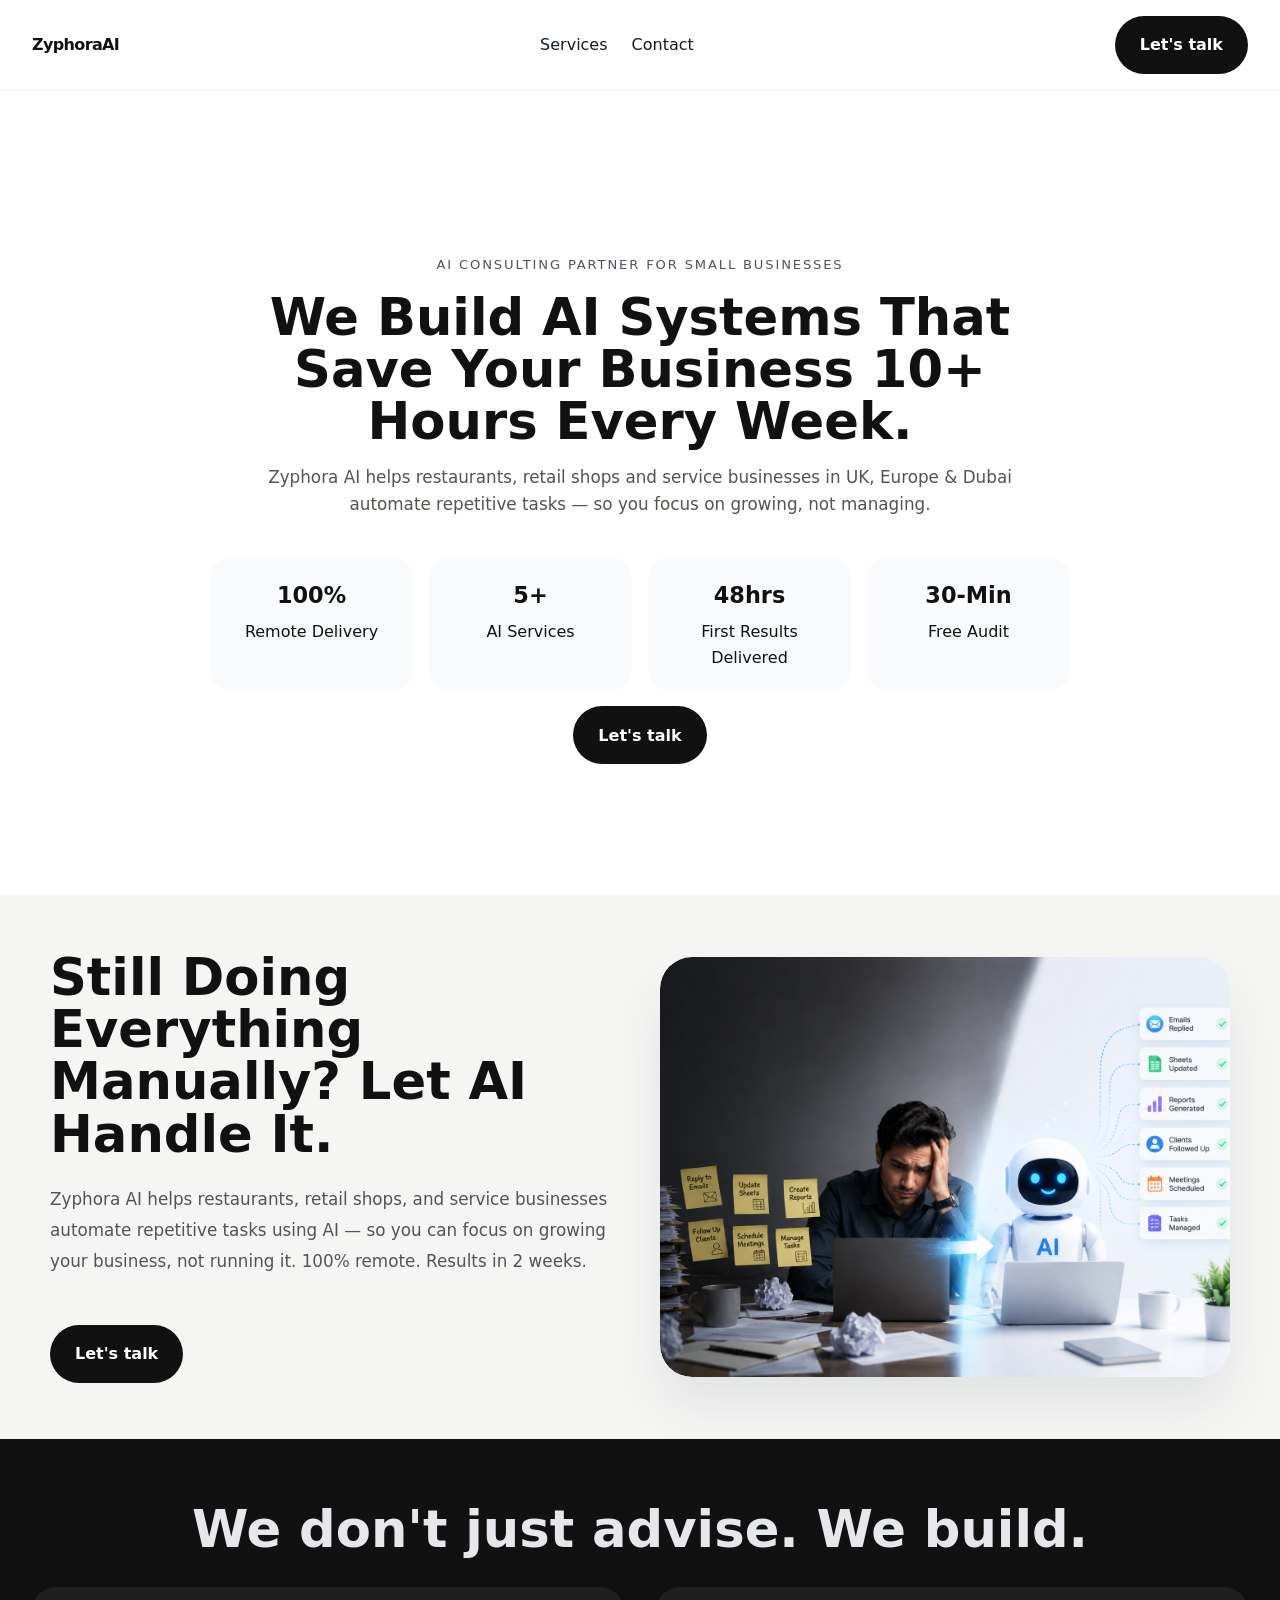
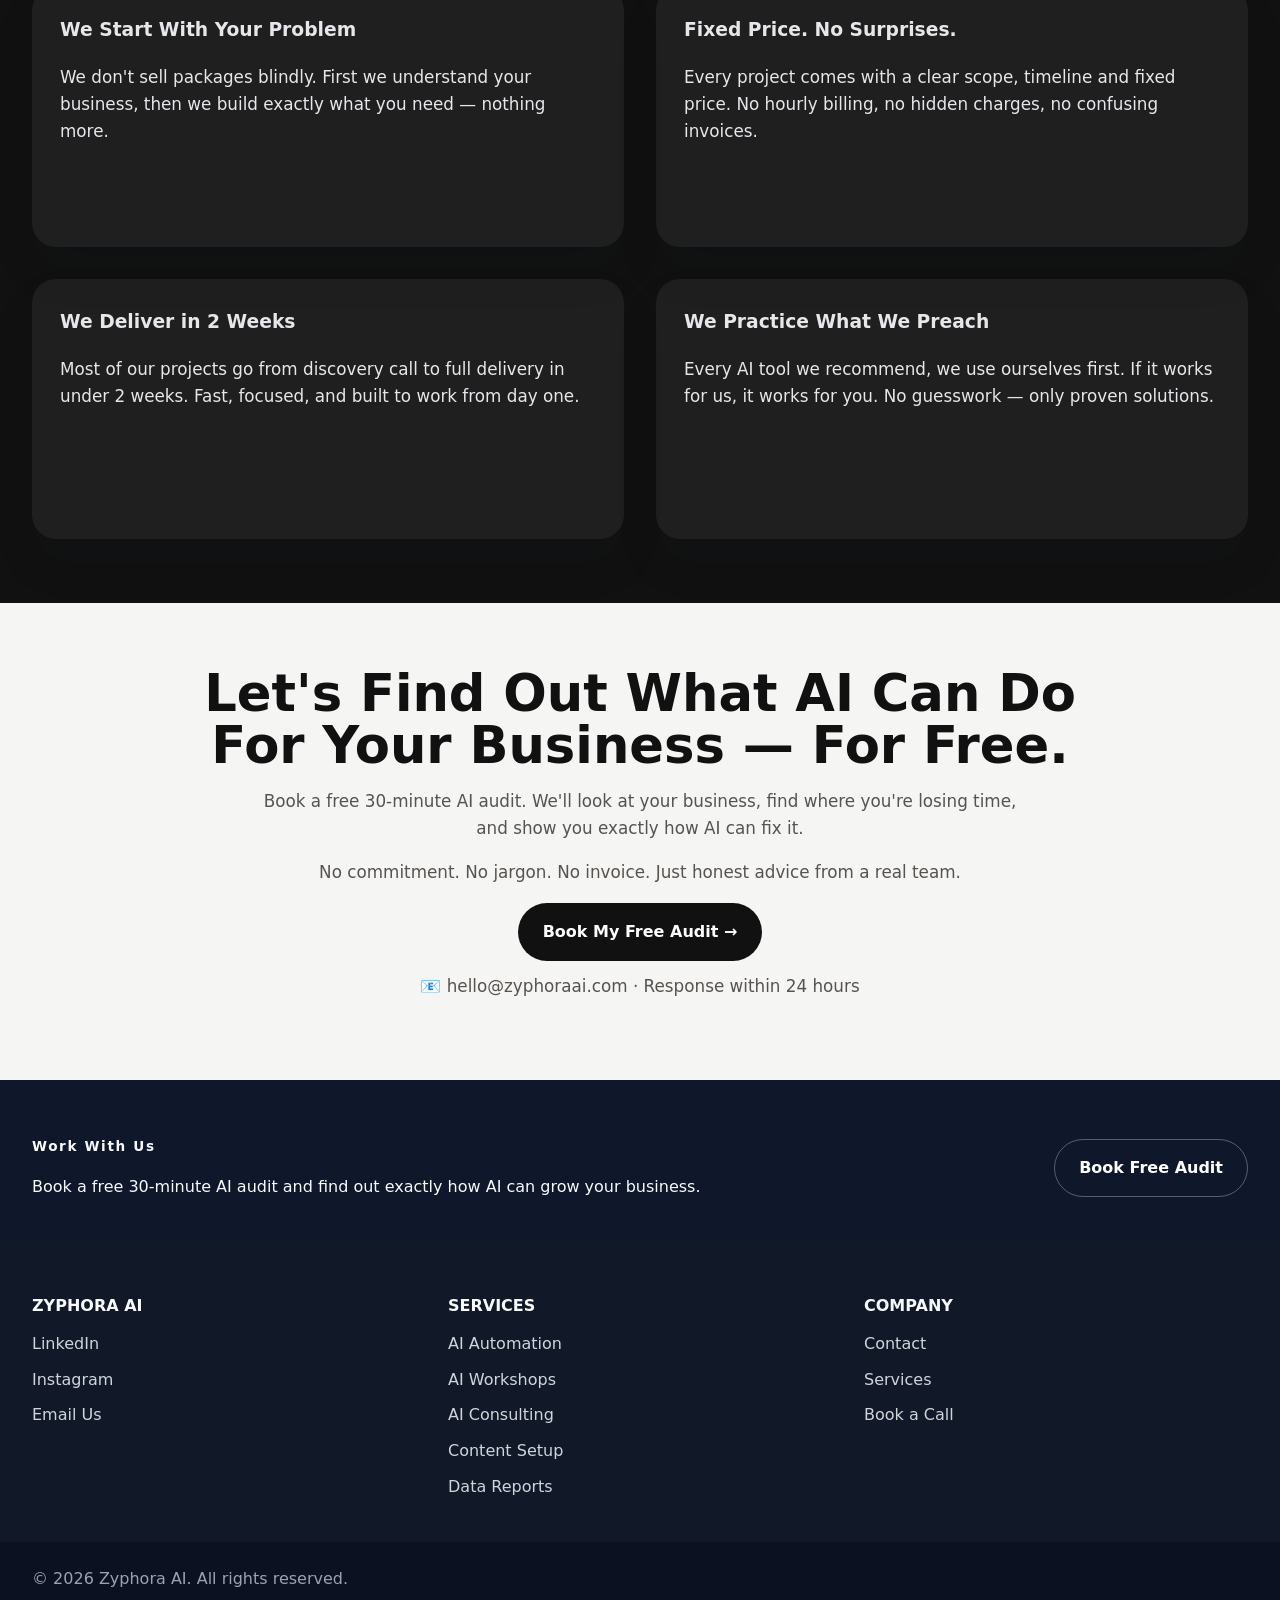
<file: index.html>
<!DOCTYPE html>
<html lang="en">
<head>
  <meta charset="UTF-8" />
  <meta name="viewport" content="width=device-width, initial-scale=1.0" />
  <title>ZyphoraAI - Growth Systems</title>
  <link rel="stylesheet" href="styles.css" />
</head>
<body>
  <header class="site-header">
    <div class="brand">ZyphoraAI</div>
    <nav class="main-nav">
      <a href="services.html">Services</a>
      <a href="contact.html">Contact</a>
    </nav>
    <a href="https://cal.com/zyphoraai" target="_blank" rel="noopener noreferrer" class="button button-primary">Let's talk</a>
  </header>

  <main>
    <section class="hero-section">
      <div class="hero-copy">
        <p class="eyebrow">AI CONSULTING PARTNER FOR SMALL BUSINESSES</p>
        <h1>We Build AI Systems That Save Your Business 10+ Hours Every Week.</h1>
        <p class="hero-text">Zyphora AI helps restaurants, retail shops and 
service businesses in UK, Europe & Dubai automate 
repetitive tasks — so you focus on growing, not managing.</p>
        <div class="hero-stats">
          <div>
            <strong>100%</strong>
            <span>Remote Delivery</span>
          </div>
          <div>
            <strong>5+</strong>
            <span>AI Services</span>
          </div>
          <div>
            <strong>48hrs</strong>
            <span>First Results Delivered</span>
          </div>
          <div>
            <strong>30-Min</strong>
            <span>Free Audit</span>
          </div>
        </div>
        <a href="https://cal.com/zyphoraai" target="_blank" rel="noopener noreferrer" class="button button-primary hero-button">Let's talk</a>
      </div>
    </section>

    <section class="section-light section-intro">
      <div class="intro-grid">
        <div class="intro-copy">
          <h2>Still Doing Everything Manually? Let AI Handle It.</h2>
          <p>Zyphora AI helps restaurants, retail shops, and service businesses automate repetitive tasks using AI — so you can focus on growing your business, not running it. 100% remote. Results in 2 weeks.</p>
          <a href="https://cal.com/zyphoraai" target="_blank" rel="noopener noreferrer" class="button button-primary hero-button">Let's talk</a>
        </div>
        <div class="intro-visual">
          <div class="visual-card">
            <img src="client-discussion.png" alt="Client discussion" />
          </div>
        </div>
      </div>
    </section>


    <section class="section-dark section-values">
      <h2>We don't just advise. We build.</h2>
      <div class="value-grid">
        <div class="value-card">
          <h3>We Start With Your Problem</h3>
          <p>We don't sell packages blindly. First we understand your business, then we build exactly what you need — nothing more.</p>
        </div>
        <div class="value-card">
          <h3>Fixed Price. No Surprises.</h3>
          <p>Every project comes with a clear scope, timeline and fixed price. No hourly billing, no hidden charges, no confusing invoices.</p>
        </div>
        <div class="value-card">
          <h3>We Deliver in 2 Weeks</h3>
          <p>Most of our projects go from discovery call to full delivery in under 2 weeks. Fast, focused, and built to work from day one.</p>
        </div>
        <div class="value-card">
          <h3>We Practice What We Preach</h3>
          <p>Every AI tool we recommend, we use ourselves first. If it works for us, it works for you. No guesswork — only proven solutions.</p>
        </div>
      </div>
    </section>

    <section class="section-light section-cta">
      <div class="cta-copy">
        <h2>Let's Find Out What AI Can Do For Your Business — For Free.</h2>
        <p>Book a free 30-minute AI audit. We'll look at your business, find where you're losing time, and show you exactly how AI can fix it.</p>
        <p>No commitment. No jargon. No invoice. Just honest advice from a real team.</p>
        <a href="https://cal.com/zyphoraai" target="_blank" rel="noopener noreferrer" class="button button-primary">Book My Free Audit →</a>
        <p class="cta-note">📧 hello@zyphoraai.com · Response within 24 hours</p>
      </div>
    </section>
  </main>

  <footer class="site-footer" id="contact">
    <div class="footer-top">
      <div>
        <p class="footer-eyebrow">Work With Us</p>
        <p>Book a free 30-minute AI audit and find out exactly how AI can grow your business.</p>
      </div>
      <a href="https://cal.com/zyphoraai" target="_blank" rel="noopener noreferrer" class="button button-outline">Book Free Audit</a>
    </div>
    <div class="footer-links">
      <div>
        <h4>ZYPHORA AI</h4>
        <a href="#">LinkedIn</a>
        <a href="#">Instagram</a>
        <a href="#">Email Us</a>
      </div>
      <div>
        <h4>SERVICES</h4>
        <a href="#">AI Automation</a>
        <a href="#">AI Workshops</a>
        <a href="#">AI Consulting</a>
        <a href="#">Content Setup</a>
        <a href="#">Data Reports</a>
      </div>
      <div>
        <h4>COMPANY</h4>
        <a href="contact.html">Contact</a>
        <a href="services.html">Services</a>
        <a href="#contact">Book a Call</a>
      </div>
    </div>
    <div class="footer-bottom">
      <span>© 2026 Zyphora AI. All rights reserved.</span>
    </div>
  </footer>
</body>
</html>
</file>
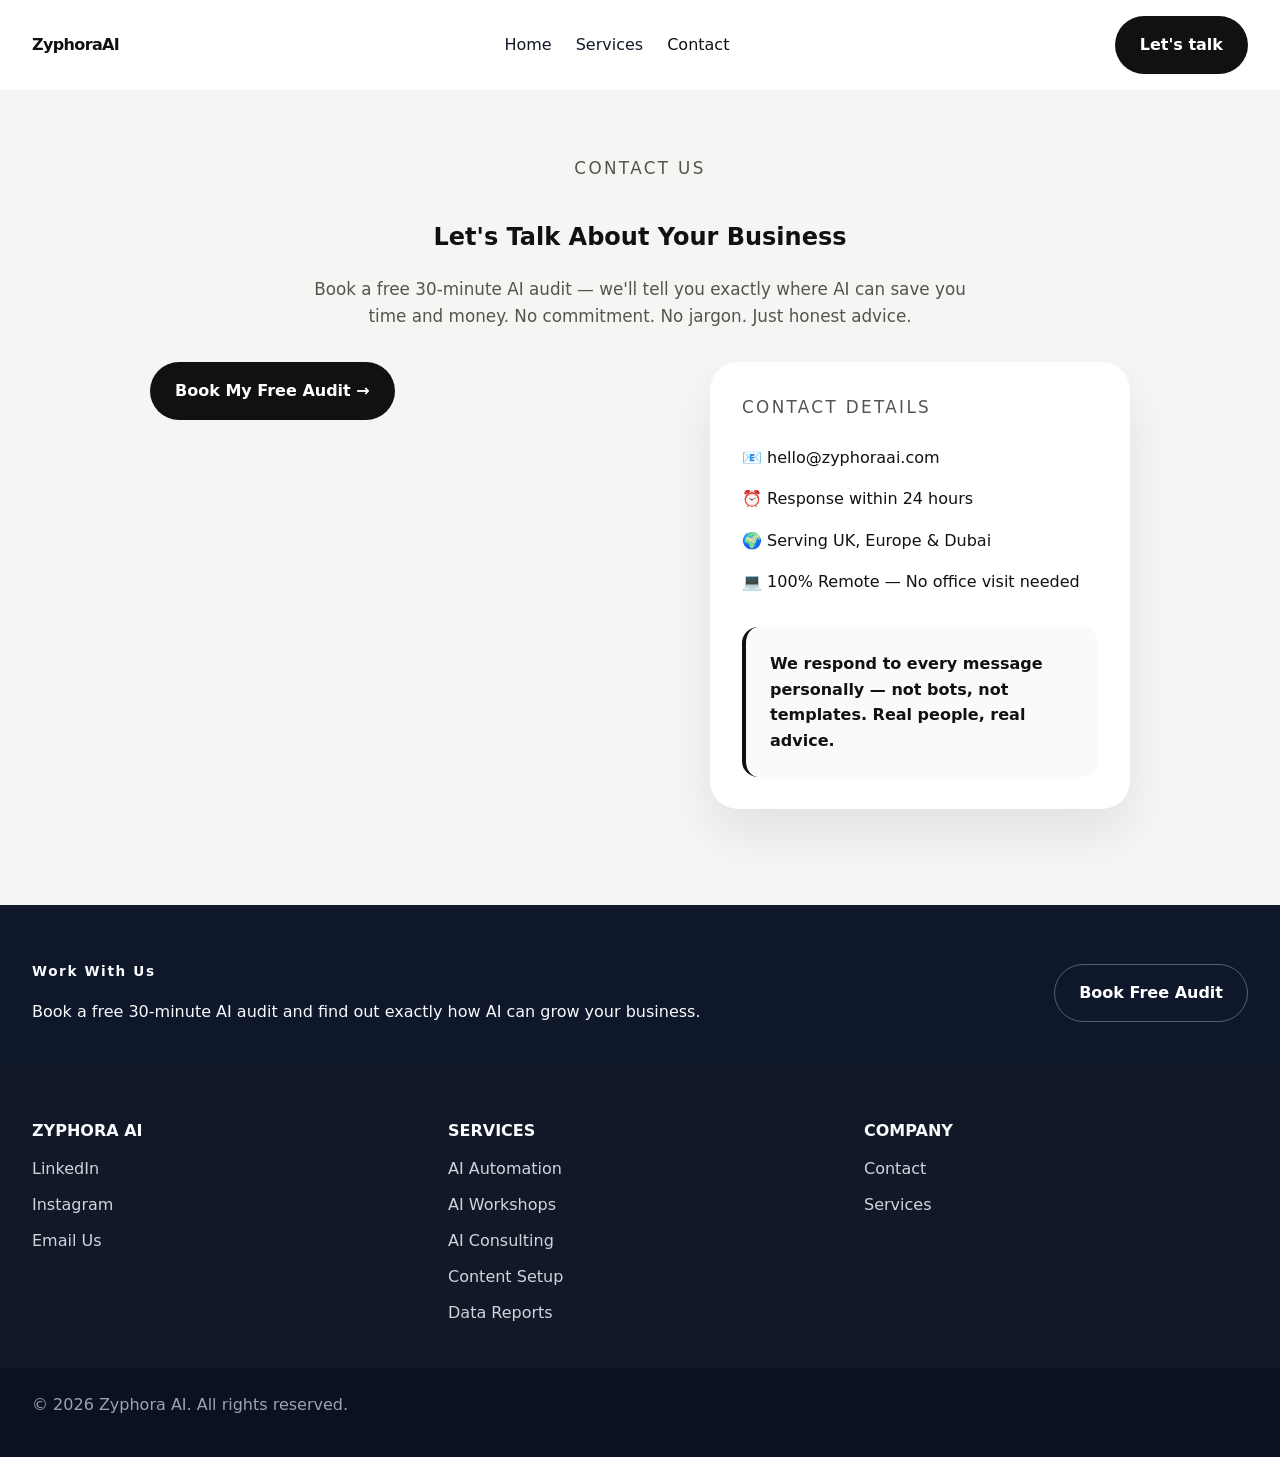
<file: contact.html>
<!DOCTYPE html>
<html lang="en">
<head>
  <meta charset="UTF-8" />
  <meta name="viewport" content="width=device-width, initial-scale=1.0" />
  <title>Contact Us | ZyphoraAI</title>
  <link rel="stylesheet" href="styles.css" />
</head>
<body>
  <header class="site-header">
    <div class="brand">ZyphoraAI</div>
    <nav class="main-nav">
      <a href="index.html">Home</a>
      <a href="services.html">Services</a>
      <a href="contact.html" class="active">Contact</a>
    </nav>
    <a href="https://cal.com/zyphoraai" target="_blank" rel="noopener noreferrer" class="button button-primary">Let's talk</a>
  </header>

  <main>
    <section class="section-light">
      <div class="section-content contact-header">
        <p class="eyebrow contact-eyebrow">Contact Us</p>
        <div class="contact-heading">
          <h1>Let's Talk About Your Business</h1>
          <p>Book a free 30-minute AI audit — we'll tell you exactly where AI can save you time and money. No commitment. No jargon. Just honest advice.</p>
        </div>
      </div>

      <div class="contact-grid section-content">
        <div class="contact-action">
                  <a href="https://cal.com/zyphoraai" target="_blank" rel="noopener noreferrer" class="button button-primary">Book My Free Audit →</a>

        </div>

        <aside class="contact-details">
          <p class="eyebrow">Contact details</p>
          <div class="contact-info">
            <span>📧 hello@zyphoraai.com</span>
            <span>⏰ Response within 24 hours</span>
            <span>🌍 Serving UK, Europe & Dubai</span>
            <span>💻 100% Remote — No office visit needed</span>
          </div>
          <div class="contact-trust">
            <strong>We respond to every message personally — not bots, not templates. Real people, real advice.</strong>
          </div>
        </aside>
      </div>
    </section>
  </main>

  <footer class="site-footer">
    <div class="footer-top">
      <div>
        <p class="footer-eyebrow">Work With Us</p>
        <p>Book a free 30-minute AI audit and find out exactly how AI can grow your business.</p>
      </div>
      <a href="https://cal.com/zyphoraai" target="_blank" rel="noopener noreferrer" class="button button-outline">Book Free Audit</a>
    </div>
    <div class="footer-links">
      <div>
        <h4>ZYPHORA AI</h4>
        <a href="#">LinkedIn</a>
        <a href="#">Instagram</a>
        <a href="#">Email Us</a>
      </div>
      <div>
        <h4>SERVICES</h4>
        <a href="#">AI Automation</a>
        <a href="#">AI Workshops</a>
        <a href="#">AI Consulting</a>
        <a href="#">Content Setup</a>
        <a href="#">Data Reports</a>
      </div>
      <div>
        <h4>COMPANY</h4>
        <a href="contact.html">Contact</a>
        <a href="services.html">Services</a>
      </div>
    </div>
    <div class="footer-bottom">
      <span>© 2026 Zyphora AI. All rights reserved.</span>
    </div>
  </footer>
</body>
</html>
</file>
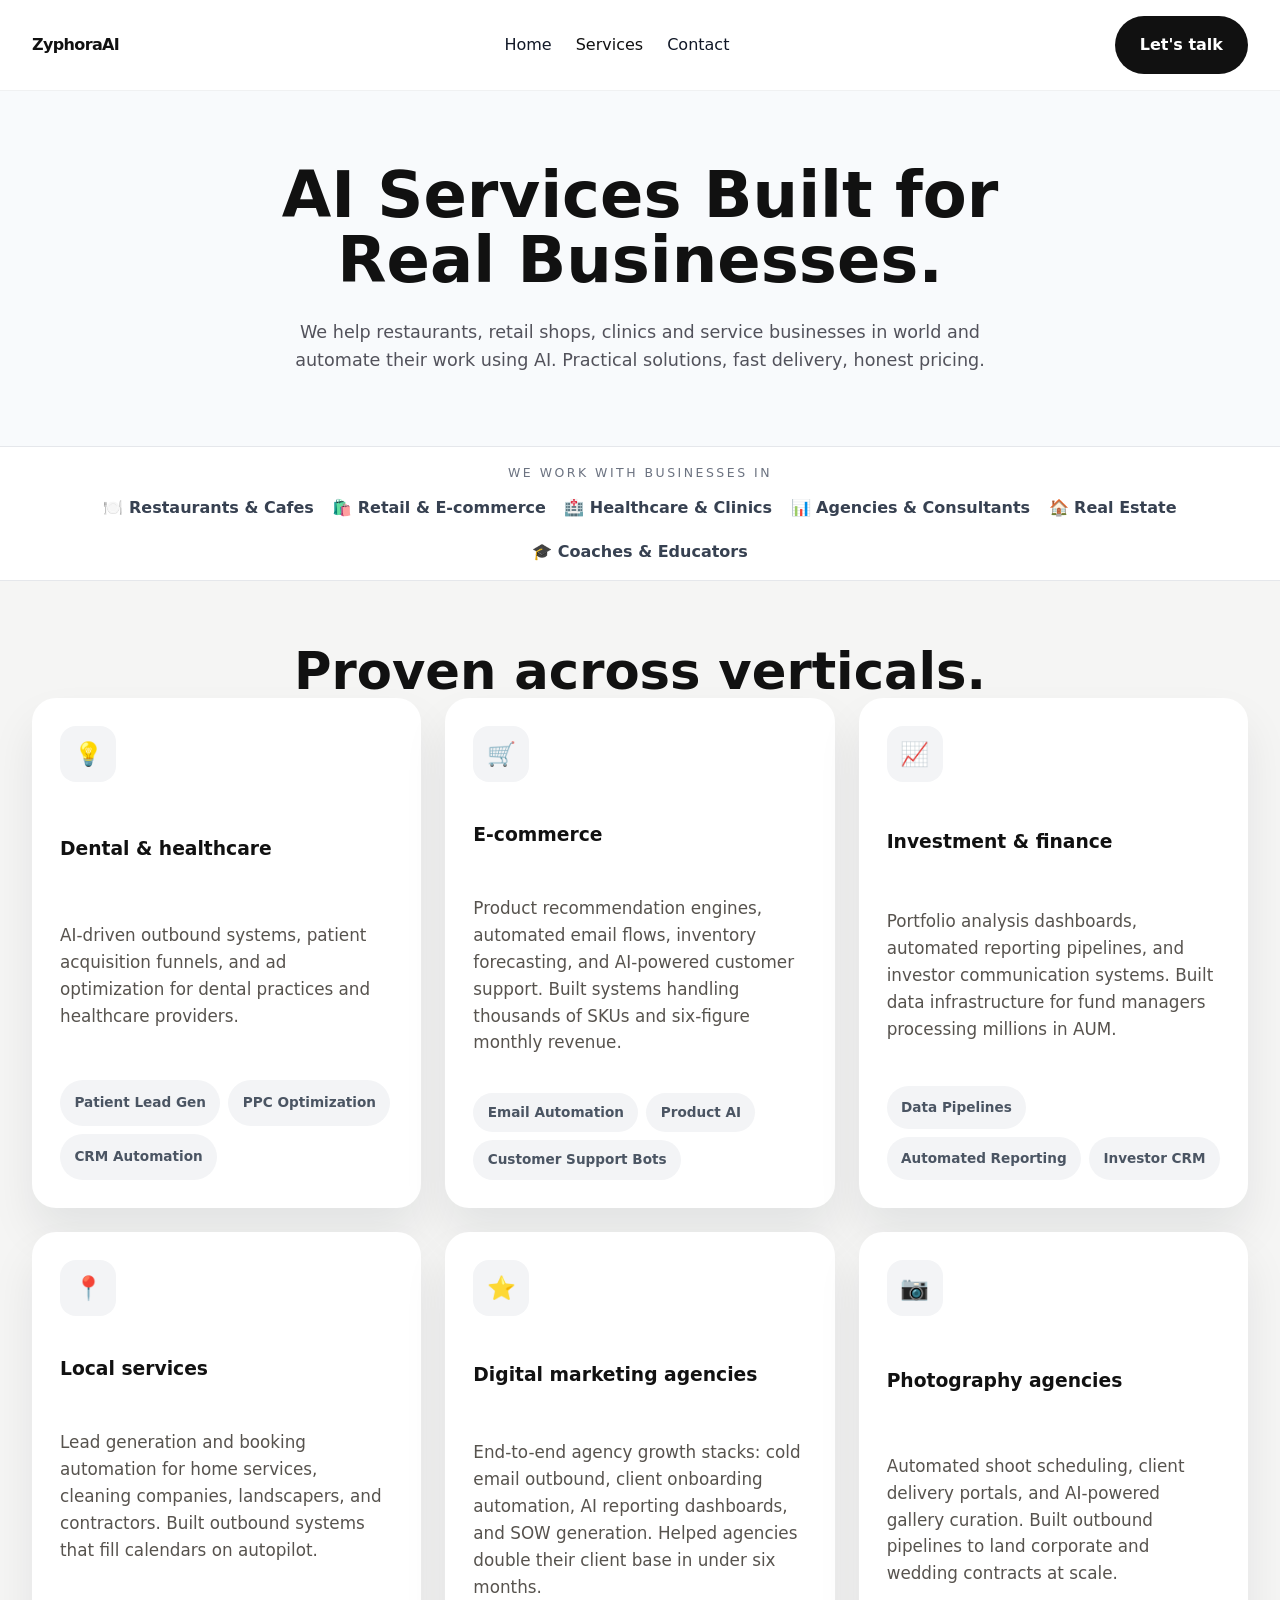
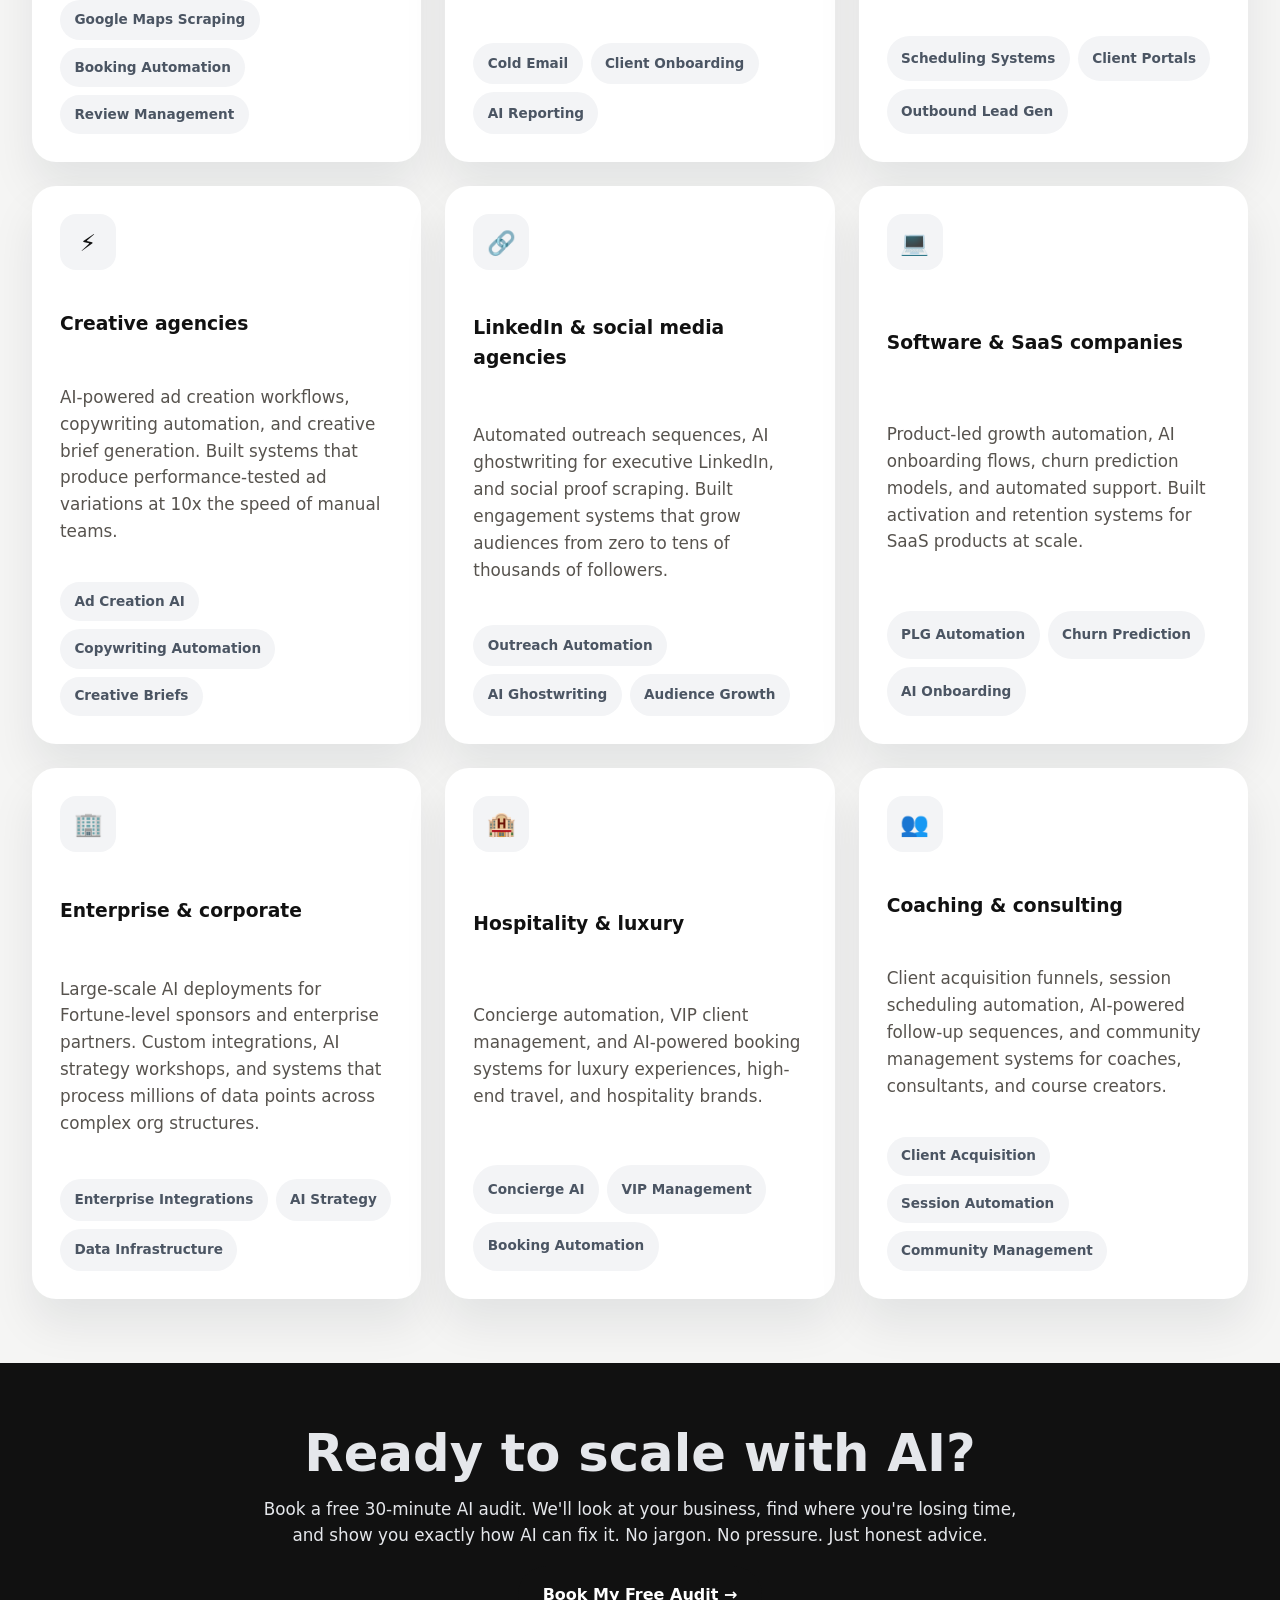
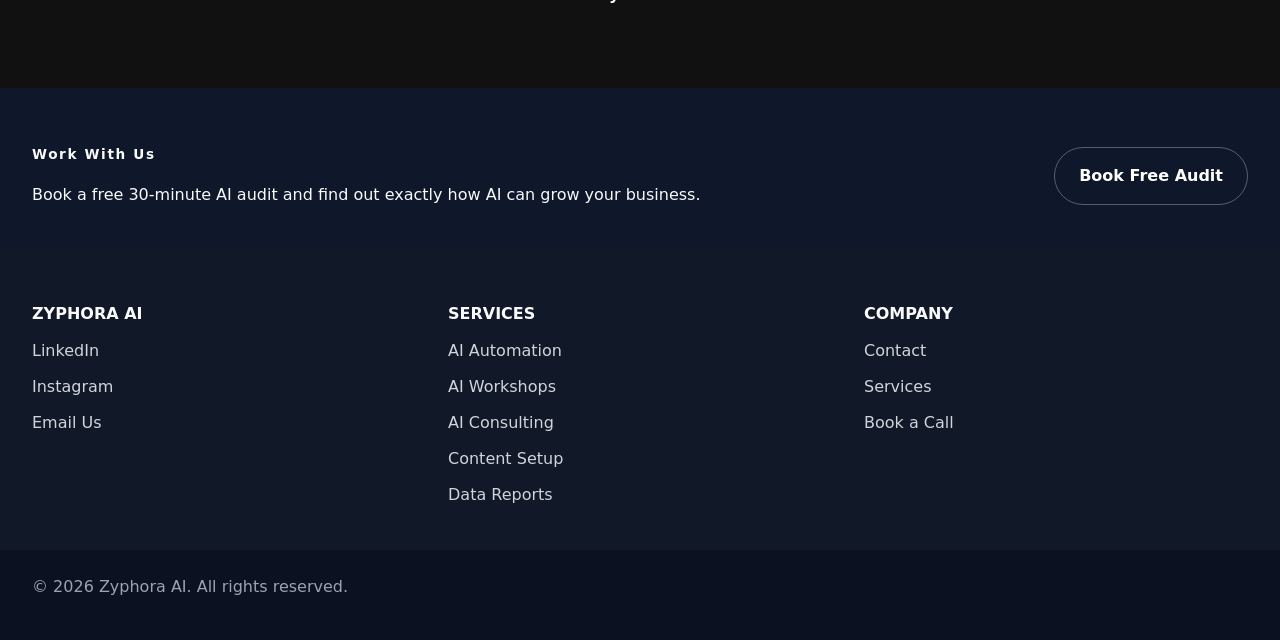
<file: services.html>
<!DOCTYPE html>
<html lang="en">
<head>
  <meta charset="UTF-8" />
  <meta name="viewport" content="width=device-width, initial-scale=1.0" />
  <title>Services | ZyphoraAI</title>
  <link rel="stylesheet" href="styles.css" />
</head>
<body>
  <header class="site-header">
    <div class="brand">ZyphoraAI</div>
    <nav class="main-nav">
      <a href="index.html">Home</a>
      <a href="services.html" class="active">Services</a>
      <a href="contact.html">Contact</a>
    </nav>
    <a href="https://cal.com/zyphoraai" target="_blank" rel="noopener noreferrer" class="button button-primary">Let's talk</a>
  </header>

  <main class="page-content">
    <section class="section-light page-hero page-hero--services">
      <div class="section-content hero-center">
        <h1>AI Services Built for
          Real Businesses.</h1>
        <p>We help restaurants, retail shops, clinics and service businesses in world and automate their work using AI. Practical solutions, fast delivery, honest pricing.</p>
      </div>
    </section>

    <section class="brand-strip">
      <div class="brand-strip-label">WE WORK WITH BUSINESSES IN</div>
      <div class="brand-items">
        <span>🍽️ Restaurants & Cafes</span>
        <span>🛍️ Retail & E-commerce</span>
        <span>🏥 Healthcare & Clinics</span>
        <span>📊 Agencies & Consultants</span>
        <span>🏠 Real Estate</span>
        <span>🎓 Coaches & Educators</span>
      </div>
    </section>

    <section class="section-light industry-section">
      <h2 class="section-heading">Proven across verticals.</h2>
      <div class="industry-grid">
        <article class="industry-card">
          <div class="industry-icon">💡</div>
          <h3>Dental & healthcare</h3>
          <p>AI-driven outbound systems, patient acquisition funnels, and ad optimization for dental practices and healthcare providers.</p>
          <div class="tag-list"><span>Patient Lead Gen</span><span>PPC Optimization</span><span>CRM Automation</span></div>
        </article>
        <article class="industry-card">
          <div class="industry-icon">🛒</div>
          <h3>E-commerce</h3>
          <p>Product recommendation engines, automated email flows, inventory forecasting, and AI-powered customer support. Built systems handling thousands of SKUs and six-figure monthly revenue.</p>
          <div class="tag-list"><span>Email Automation</span><span>Product AI</span><span>Customer Support Bots</span></div>
        </article>
        <article class="industry-card">
          <div class="industry-icon">📈</div>
          <h3>Investment & finance</h3>
          <p>Portfolio analysis dashboards, automated reporting pipelines, and investor communication systems. Built data infrastructure for fund managers processing millions in AUM.</p>
          <div class="tag-list"><span>Data Pipelines</span><span>Automated Reporting</span><span>Investor CRM</span></div>
        </article>
        <article class="industry-card">
          <div class="industry-icon">📍</div>
          <h3>Local services</h3>
          <p>Lead generation and booking automation for home services, cleaning companies, landscapers, and contractors. Built outbound systems that fill calendars on autopilot.</p>
          <div class="tag-list"><span>Google Maps Scraping</span><span>Booking Automation</span><span>Review Management</span></div>
        </article>
        <article class="industry-card">
          <div class="industry-icon">⭐</div>
          <h3>Digital marketing agencies</h3>
          <p>End-to-end agency growth stacks: cold email outbound, client onboarding automation, AI reporting dashboards, and SOW generation. Helped agencies double their client base in under six months.</p>
          <div class="tag-list"><span>Cold Email</span><span>Client Onboarding</span><span>AI Reporting</span></div>
        </article>
        <article class="industry-card">
          <div class="industry-icon">📷</div>
          <h3>Photography agencies</h3>
          <p>Automated shoot scheduling, client delivery portals, and AI-powered gallery curation. Built outbound pipelines to land corporate and wedding contracts at scale.</p>
          <div class="tag-list"><span>Scheduling Systems</span><span>Client Portals</span><span>Outbound Lead Gen</span></div>
        </article>
        <article class="industry-card">
          <div class="industry-icon">⚡</div>
          <h3>Creative agencies</h3>
          <p>AI-powered ad creation workflows, copywriting automation, and creative brief generation. Built systems that produce performance-tested ad variations at 10x the speed of manual teams.</p>
          <div class="tag-list"><span>Ad Creation AI</span><span>Copywriting Automation</span><span>Creative Briefs</span></div>
        </article>
        <article class="industry-card">
          <div class="industry-icon">🔗</div>
          <h3>LinkedIn & social media agencies</h3>
          <p>Automated outreach sequences, AI ghostwriting for executive LinkedIn, and social proof scraping. Built engagement systems that grow audiences from zero to tens of thousands of followers.</p>
          <div class="tag-list"><span>Outreach Automation</span><span>AI Ghostwriting</span><span>Audience Growth</span></div>
        </article>
        <article class="industry-card">
          <div class="industry-icon">💻</div>
          <h3>Software & SaaS companies</h3>
          <p>Product-led growth automation, AI onboarding flows, churn prediction models, and automated support. Built activation and retention systems for SaaS products at scale.</p>
          <div class="tag-list"><span>PLG Automation</span><span>Churn Prediction</span><span>AI Onboarding</span></div>
        </article>
        <article class="industry-card">
          <div class="industry-icon">🏢</div>
          <h3>Enterprise & corporate</h3>
          <p>Large-scale AI deployments for Fortune-level sponsors and enterprise partners. Custom integrations, AI strategy workshops, and systems that process millions of data points across complex org structures.</p>
          <div class="tag-list"><span>Enterprise Integrations</span><span>AI Strategy</span><span>Data Infrastructure</span></div>
        </article>
        <article class="industry-card">
          <div class="industry-icon">🏨</div>
          <h3>Hospitality & luxury</h3>
          <p>Concierge automation, VIP client management, and AI-powered booking systems for luxury experiences, high-end travel, and hospitality brands.</p>
          <div class="tag-list"><span>Concierge AI</span><span>VIP Management</span><span>Booking Automation</span></div>
        </article>
        <article class="industry-card">
          <div class="industry-icon">👥</div>
          <h3>Coaching & consulting</h3>
          <p>Client acquisition funnels, session scheduling automation, AI-powered follow-up sequences, and community management systems for coaches, consultants, and course creators.</p>
          <div class="tag-list"><span>Client Acquisition</span><span>Session Automation</span><span>Community Management</span></div>
        </article>
      </div>
    </section>

    <section class="section-dark section-cta">
      <div class="cta-copy">
        <h2>Ready to scale with AI?</h2>
        <p>Book a free 30-minute AI audit. We'll look at your business, find where you're losing time, and show you exactly how AI can fix it. No jargon. No pressure. Just honest advice.</p>
        <a href="https://cal.com/zyphoraai" target="_blank" rel="noopener noreferrer" class="button button-primary">Book My Free Audit →</a>
      </div>
    </section>
  </main>

  <footer class="site-footer">
    <div class="footer-top">
      <div>
        <p class="footer-eyebrow">Work With Us</p>
        <p>Book a free 30-minute AI audit and find out exactly how AI can grow your business.</p>
      </div>
      <a href="https://cal.com/zyphoraai" target="_blank" rel="noopener noreferrer" class="button button-outline">Book Free Audit</a>
    </div>
    <div class="footer-links">
      <div>
        <h4>ZYPHORA AI</h4>
        <a href="#">LinkedIn</a>
        <a href="#">Instagram</a>
        <a href="#">Email Us</a>
      </div>
      <div>
        <h4>SERVICES</h4>
        <a href="#">AI Automation</a>
        <a href="#">AI Workshops</a>
        <a href="#">AI Consulting</a>
        <a href="#">Content Setup</a>
        <a href="#">Data Reports</a>
      </div>
      <div>
        <h4>COMPANY</h4>
        <a href="contact.html">Contact</a>
        <a href="services.html">Services</a>
        <a href="index.html#contact">Book a Call</a>
      </div>
    </div>
    <div class="footer-bottom">
      <span>© 2026 Zyphora AI. All rights reserved.</span>
    </div>
  </footer>
</body>
</html>
</file>
<file: styles.css>
:root {
  color-scheme: light;
  font-family: Inter, system-ui, -apple-system, BlinkMacSystemFont, "Segoe UI", sans-serif;
  font-size: 16px;
  line-height: 1.6;
  color: #111;
  background: #f5f5f4;
}

* {
  box-sizing: border-box;
}

body {
  margin: 0;
  min-height: 100vh;
}

img {
  max-width: 100%;
  display: block;
}

a {
  color: inherit;
  text-decoration: none;
}

button,
input,
textarea {
  font: inherit;
}

.site-header {
  position: sticky;
  top: 0;
  z-index: 10;
  display: flex;
  align-items: center;
  justify-content: space-between;
  gap: 1rem;
  padding: 1rem 2rem;
  background: rgba(255, 255, 255, 0.98);
  border-bottom: 1px solid rgba(15, 23, 42, 0.06);
}

.brand {
  font-weight: 800;
  letter-spacing: -0.04em;
}

.main-nav {
  display: flex;
  gap: 1.5rem;
}

.main-nav a {
  color: #111827;
  font-weight: 500;
}

.main-nav a.active,
.main-nav a:hover {
  color: #111;
}

.button {
  display: inline-flex;
  align-items: center;
  justify-content: center;
  gap: 0.5rem;
  padding: 0.95rem 1.5rem;
  border-radius: 999px;
  border: 1px solid transparent;
  font-weight: 600;
}

.button-primary {
  background: #111;
  color: #fff;
}

.button-outline {
  background: transparent;
  color: #fff;
  border-color: rgba(255, 255, 255, 0.3);
}

.hero-section {
  display: flex;
  align-items: center;
  justify-content: center;
  padding: 5rem 2rem 3rem;
  min-height: calc(100vh - 96px);
  background: #fff;
}

.hero-copy {
  max-width: 860px;
  width: 100%;
  text-align: center;
}

.eyebrow {
  margin: 0 0 1rem;
  color: #52525b;
  text-transform: uppercase;
  letter-spacing: 0.14em;
  font-size: 0.82rem;
}

.hero-section h1,
.page-hero h1,
.section-dark h2,
.section-light h2,
.section-team h2,
.section-values h2 {
  margin: 0;
  font-size: clamp(2.5rem, 4vw, 4.5rem);
  line-height: 1.02;
}

.section-team h2,
.section-values h2 {
  text-align: center;
}

.hero-text,
.page-hero p,
.section-light p,
.section-dark p {
  max-width: 760px;
  color: #57534e;
  font-size: 1.05rem;
  margin-left: auto;
  margin-right: auto;
}

.hero-stats {
  display: grid;
  grid-template-columns: repeat(4, minmax(0, 1fr));
  gap: 1rem;
  margin: 2.5rem auto 0;
  max-width: 980px;
}

.hero-stats div {
  padding: 1.25rem 1.5rem;
  background: #f8fafc;
  border-radius: 1.25rem;
}

.hero-stats strong {
  display: block;
  font-size: 1.4rem;
  margin-bottom: 0.35rem;
}

.hero-button {
  margin-top: 1rem;
}

.contact-header {
  display: grid;
  gap: 1rem;
  max-width: 960px;
  margin: 0 auto 2rem;
}

.contact-eyebrow {
  justify-self: start;
  margin-bottom: 0;
}

.contact-heading {
  text-align: center;
}

.contact-heading p {
  margin: 1rem auto 0;
  max-width: 660px;
}

.contact-grid {
  display: grid;
  grid-template-columns: minmax(0, 1.25fr) minmax(320px, 420px);
  gap: 2.5rem;
  max-width: 1180px;
  margin: 0 auto;
  align-items: start;
}

.contact-action {
  display: flex;
  align-items: center;
}

.contact-action form {
  width: 100%;
  padding: 0;
  background: transparent;
  box-shadow: none;
}

.contact-form,
.contact-details {
  background: #fff;
  padding: 2rem;
  border-radius: 1.75rem;
  box-shadow: 0 25px 45px rgba(15, 23, 42, 0.08);
}

.form-group {
  display: grid;
  gap: 0.8rem;
  margin-bottom: 1.25rem;
}

.form-group label {
  font-weight: 700;
}

input,
select,
textarea {
  width: 100%;
  padding: 1rem 1.1rem;
  border: 1px solid #d1d5db;
  border-radius: 1rem;
  background: #fafafa;
}

textarea {
  min-height: 170px;
  resize: vertical;
}

.contact-details .eyebrow {
  margin-bottom: 1.25rem;
}

.contact-info {
  display: grid;
  gap: 1rem;
  margin-top: 1.5rem;
}

.contact-info span {
  display: flex;
  align-items: center;
  gap: 0.75rem;
}

.contact-trust {
  margin-top: 2rem;
  padding: 1.5rem;
  border-left: 4px solid #111;
  background: #f8fafc;
  border-radius: 1rem;
}

@media (max-width: 960px) {
  .contact-grid {
    grid-template-columns: 1fr;
  }
}

.section-light,
.section-dark,
.page-hero {
  padding: 4rem 2rem;
}

.section-light {
  background: #f5f5f4;
}

.section-intro {
  padding-top: 3.5rem;
  padding-bottom: 3.5rem;
}

.intro-grid {
  display: grid;
  grid-template-columns: 1fr 1fr;
  gap: 2.5rem;
  align-items: center;
  max-width: 1180px;
  margin: 0 auto;
}

.intro-copy h2 {
  font-size: clamp(2.75rem, 4vw, 4rem);
  line-height: 1.02;
  margin-bottom: 1.5rem;
}

.intro-copy p {
  color: #52525b;
  font-size: 1.05rem;
  line-height: 1.85;
  max-width: 610px;
  margin-bottom: 2rem;
}

.intro-visual {
  display: grid;
  place-items: center;
}

.visual-card {
  width: 100%;
  min-height: 420px;
  border-radius: 2rem;
  background: linear-gradient(135deg, #e2e8f0, #f8fafc);
  box-shadow: 0 30px 50px rgba(15, 23, 42, 0.08);
  display: grid;
  place-items: center;
  color: #374151;
  font-weight: 700;
  letter-spacing: 0.02em;
  text-transform: uppercase;
  overflow: hidden;
}

.visual-card img {
  width: 100%;
  height: 100%;
  object-fit: cover;
  border-radius: inherit;
}

@media (max-width: 960px) {
  .intro-grid {
    grid-template-columns: 1fr;
  }

  .intro-copy {
    text-align: center;
  }

  .intro-copy p {
    margin-left: auto;
    margin-right: auto;
  }
}

.section-dark {
  background: #111;
  color: #f8fafc;
}

.section-dark p,
.section-dark h2,
.section-dark h3,
.section-dark span {
  color: #e5e7eb;
}

.section-content {
  max-width: 980px;
  margin: 0 auto 2rem;
}

.case-grid,
.team-grid,
.value-grid,
.testimonial-grid,
.process-grid,
.story-grid,
.leader-grid,
.about-values {
  display: grid;
  gap: 1.5rem;
}

.case-grid {
  grid-template-columns: repeat(auto-fit, minmax(220px, 1fr));
}

.case-card,
.team-card,
.value-card,
.testimonial-card,
.process-step,
.story-card,
.leader-card,
.service-card {
  padding: 1.75rem;
  border-radius: 1.5rem;
  background: #fff;
  box-shadow: 0 25px 45px rgba(15, 23, 42, 0.08);
}

.section-values h2 {
  margin-bottom: 2rem;
}

.section-values .value-grid {
  gap: 2rem;
}

.section-values .value-card {
  border-radius: 1.5rem;
}

.section-dark .value-card,
.section-dark .testimonial-card,
.section-dark .leader-card {
  background: rgba(255, 255, 255, 0.06);
}

.case-image {
  height: 220px;
  border-radius: 1.25rem;
  margin-bottom: 1rem;
  display: grid;
  place-items: center;
  background: linear-gradient(135deg, #e2e8f0, #f5f5f4);
  color: #111;
  font-weight: 700;
  font-size: 1.1rem;
}

.placeholder {
  background: #e2e8f0;
  color: #374151;
}

.case-copy h3,
.team-card h3,
.value-card h3,
.service-card h2,
.process-step h3,
.story-card h3,
.leader-card h3 {
  margin-top: 0;
}

.team-grid,
.value-grid,
.process-grid,
.testimonial-grid,
.story-grid,
.leader-grid,
.service-grid,
.about-values {
  grid-template-columns: repeat(auto-fit, minmax(240px, 1fr));
}

.team-card,
.leader-card {
  display: grid;
  gap: 1rem;
}

.avatar {
  width: 100%;
  aspect-ratio: 1 / 1;
  border-radius: 1.5rem;
  display: grid;
  place-items: center;
  font-size: 2rem;
  background: #e2e8f0;
  color: #111;
}

.section-dark .value-grid,
.section-dark .process-grid {
  grid-template-columns: repeat(auto-fit, minmax(220px, 1fr));
}

.section-cta,
.section-dark.testimonials {
  text-align: center;
}

.section-cta .cta-copy,
.section-dark.testimonials .testimonial-grid {
  max-width: 920px;
  margin: 0 auto;
}

.cta-note {
  margin-top: 0.75rem;
  color: #9ca3af;
}

.testimonials .testimonial-grid {
  grid-template-columns: repeat(auto-fit, minmax(280px, 1fr));
}

.testimonial-card {
  background: rgba(255, 255, 255, 0.08);
  border: 1px solid rgba(255, 255, 255, 0.08);
}

.testimonial-card span,
.footer-eyebrow {
  display: block;
  margin-top: 1rem;
  font-weight: 700;
}

.footer-eyebrow {
  color: #f8fafc;
  letter-spacing: 0.12em;
  font-size: 0.85rem;
}

.page-content {
  background: #f5f5f4;
}

.service-grid,
.story-grid,
.leader-grid,
.about-values {
  margin-top: 2rem;
}

.page-hero {
  padding-top: 3.5rem;
}

.page-hero h1 {
  font-size: clamp(2.5rem, 4vw, 3.5rem);
}

.section-values .value-grid,
.about-values {
  grid-template-columns: repeat(2, minmax(240px, 1fr));
}

.section-values .value-card,
.about-values .value-card {
  min-height: 260px;
}

.footer-top {
  display: flex;
  flex-wrap: wrap;
  justify-content: space-between;
  gap: 1rem;
  align-items: center;
  padding: 2.5rem 2rem 1.5rem;
  background: #0f172a;
  color: #f8fafc;
}

.footer-links {
  display: grid;
  grid-template-columns: repeat(auto-fit, minmax(180px, 1fr));
  gap: 2rem;
  padding: 2rem;
  background: #111827;
}

.footer-links h4 {
  color: #f8fafc;
  margin-bottom: 0.75rem;
}

.footer-links a {
  display: block;
  margin-bottom: 0.65rem;
  color: #d1d5db;
}

.footer-bottom {
  display: flex;
  flex-wrap: wrap;
  justify-content: space-between;
  gap: 1rem;
  padding: 1.5rem 2rem 2.5rem;
  background: #0b1120;
  color: #9ca3af;
}

@media (max-width: 1100px) {
  .hero-stats {
    grid-template-columns: repeat(2, minmax(0, 1fr));
  }
}

@media (max-width: 960px) {
  .hero-stats {
    grid-template-columns: 1fr;
  }

  .section-values .value-grid,
  .about-values,
  .process-grid,
  .testimonial-grid,
  .leader-grid,
  .service-grid {
    grid-template-columns: 1fr;
  }
}

@media (max-width: 760px) {
  .site-header {
    flex-wrap: wrap;
    padding: 1rem;
  }

  .main-nav {
    width: 100%;
    justify-content: center;
    flex-wrap: wrap;
  }

  .button {
    width: 100%;
  }

  .section-light,
  .section-dark,
  .page-hero {
    padding: 2rem 1.25rem;
  }
}

.teach-section {
  padding: 4rem 2rem;
}

.teach-grid {
  display: grid;
  grid-template-columns: 1.2fr 0.8fr;
  gap: 2rem;
  max-width: 1180px;
  margin: 0 auto;
  align-items: center;
}

.teach-copy h2 {
  margin-top: 0;
  max-width: 720px;
}

.teach-media {
  display: grid;
  place-items: center;
}

.video-placeholder {
  width: 100%;
  min-height: 360px;
  border-radius: 1.75rem;
  background: linear-gradient(135deg, #0f172a, #111827);
  display: grid;
  place-items: center;
  color: #f8fafc;
  font-weight: 700;
  text-transform: uppercase;
  letter-spacing: 0.08em;
}

.about-cta {
  padding: 4rem 2rem;
  text-align: center;
}

.about-cta .cta-copy {
  max-width: 760px;
  margin: 0 auto;
}

.about-cta h2 {
  font-size: clamp(2.5rem, 4vw, 3.5rem);
  margin-bottom: 1rem;
}

.about-cta p {
  max-width: 720px;
  margin-left: auto;
  margin-right: auto;
  color: #d1d5db;
}

.about-cta .button {
  margin-top: 1.75rem;
}

@media (max-width: 960px) {
  .teach-grid {
    grid-template-columns: 1fr;
  }

  .video-placeholder {
    min-height: 260px;
  }
}

.brand-strip {
  background: #fff;
  padding: 1rem 2rem;
  border-top: 1px solid #e5e7eb;
  border-bottom: 1px solid #e5e7eb;
  display: flex;
  flex-direction: column;
  gap: 0.75rem;
  text-align: center;
}

.brand-strip-label {
  text-transform: uppercase;
  letter-spacing: 0.2em;
  color: #6b7280;
  font-size: 0.78rem;
}

.brand-items {
  display: flex;
  justify-content: center;
  flex-wrap: wrap;
  gap: 1.15rem;
}

.brand-items span {
  color: #374151;
  font-weight: 600;
}

.page-hero--services {
  background: #f8fafc;
  padding-top: 4.5rem;
  padding-bottom: 4.5rem;
}

.hero-center {
  max-width: 760px;
  margin: 0 auto;
  text-align: center;
}

.hero-center h1 {
  font-size: clamp(3rem, 5vw, 4.5rem);
}

.page-hero--services p {
  max-width: 740px;
  margin: 1.5rem auto 0;
  color: #52525b;
  font-size: 1.1rem;
}

.industry-section {
  padding-top: 4rem;
}

.section-heading {
  font-size: clamp(2.5rem, 4vw, 3.5rem);
  margin-bottom: 2rem;
  text-align: center;
}

.industry-grid {
  display: grid;
  grid-template-columns: repeat(3, minmax(0, 1fr));
  gap: 1.5rem;
}

.industry-card {
  min-height: 360px;
  display: grid;
  gap: 1.25rem;
  padding: 1.75rem;
  border-radius: 1.5rem;
  background: #fff;
  box-shadow: 0 25px 45px rgba(15, 23, 42, 0.08);
}

.industry-icon {
  width: 56px;
  height: 56px;
  border-radius: 1rem;
  display: grid;
  place-items: center;
  background: #f3f4f6;
  font-size: 1.45rem;
}

.industry-card h3 {
  margin-bottom: 0.5rem;
}

.tag-list {
  display: flex;
  flex-wrap: wrap;
  gap: 0.5rem;
}

.tag-list span {
  display: inline-flex;
  align-items: center;
  padding: 0.55rem 0.9rem;
  border-radius: 999px;
  background: #f3f4f6;
  color: #4b5563;
  font-size: 0.85rem;
  font-weight: 600;
}

.highlight-panel {
  padding: 4rem 2rem;
}

.highlight-card {
  background: linear-gradient(135deg, #0f172a, #111827);
  border-radius: 2rem;
  padding: 3rem;
  max-width: 1000px;
  margin: 0 auto;
  display: grid;
  gap: 2rem;
}

.highlight-card .eyebrow {
  color: #94a3b8;
  letter-spacing: 0.14em;
  text-transform: uppercase;
  font-size: 0.8rem;
}

.highlight-card h2 {
  color: #f8fafc;
  font-size: clamp(2.5rem, 4vw, 3.5rem);
}

.highlight-card p {
  max-width: 780px;
  color: #cbd5e1;
  line-height: 1.9;
}

.button-inline {
  width: fit-content;
}

.stats-grid {
  display: grid;
  grid-template-columns: repeat(4, minmax(0, 1fr));
  gap: 1.25rem;
}

.stats-grid div {
  background: rgba(255, 255, 255, 0.08);
  padding: 1.35rem 1.25rem;
  border-radius: 1.5rem;
  text-align: center;
}

.stats-grid strong {
  display: block;
  font-size: 1.5rem;
  margin-bottom: 0.35rem;
}

.stats-grid span {
  color: #cbd5e1;
}

@media (max-width: 960px) {
  .industry-grid {
    grid-template-columns: repeat(2, minmax(0, 1fr));
  }

  .stats-grid {
    grid-template-columns: repeat(2, minmax(0, 1fr));
  }
}

@media (max-width: 760px) {
  .service-grid,
  .industry-grid,
  .stats-grid {
    grid-template-columns: 1fr;
  }

  .button {
    width: 100%;
  }
}
</file>
